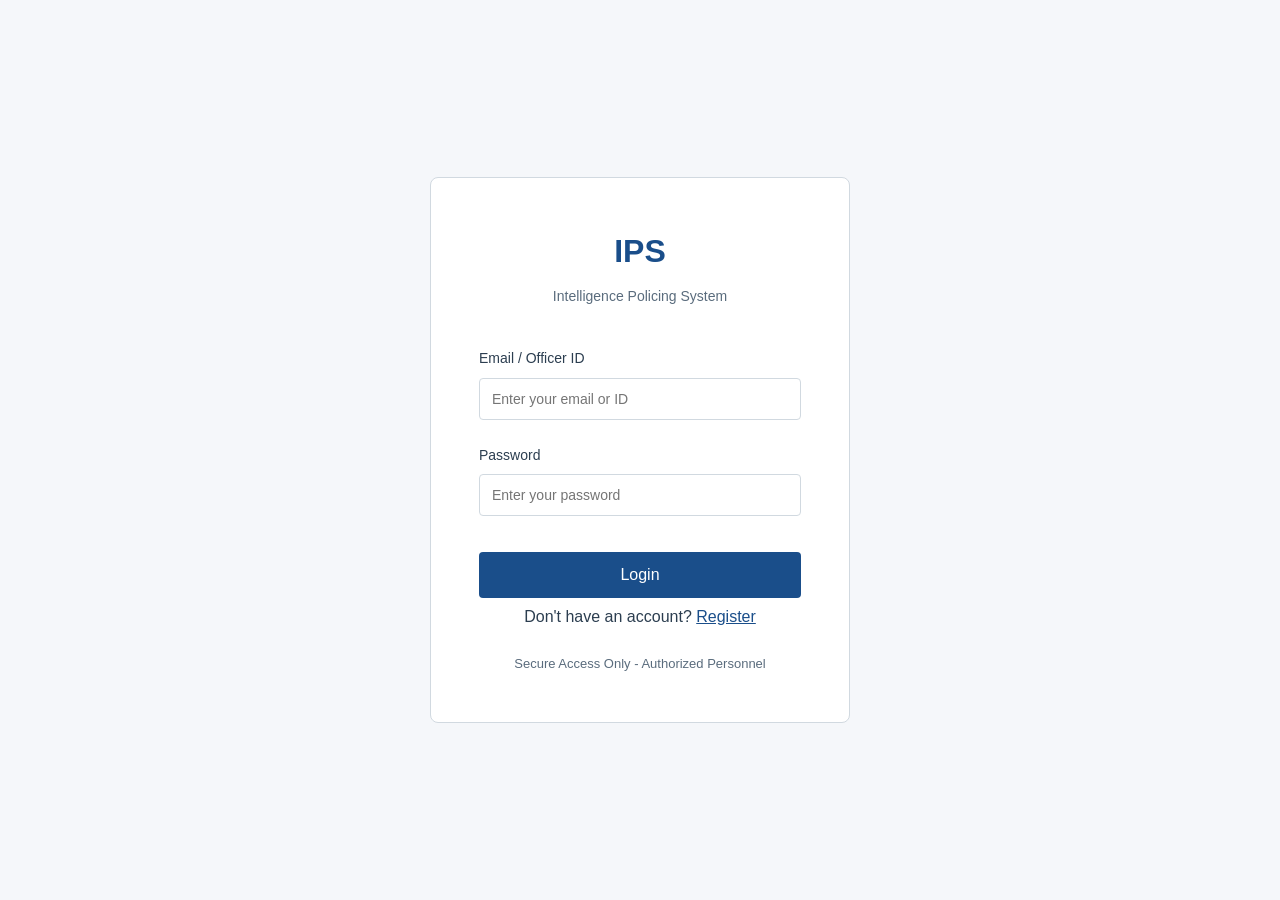
<file: index.html>
<!DOCTYPE html>
<html lang="en">

<head>
    <meta charset="UTF-8">
    <meta name="viewport" content="width=device-width, initial-scale=1.0">
    <title>Intelligence Policing System</title>
    <script>
        window.location.href = 'frontend/Pages/Public-pages/login.html';
    </script>
</head>

<body>
    <p>Redirecting to login...</p>
</body>

</html>
</file>
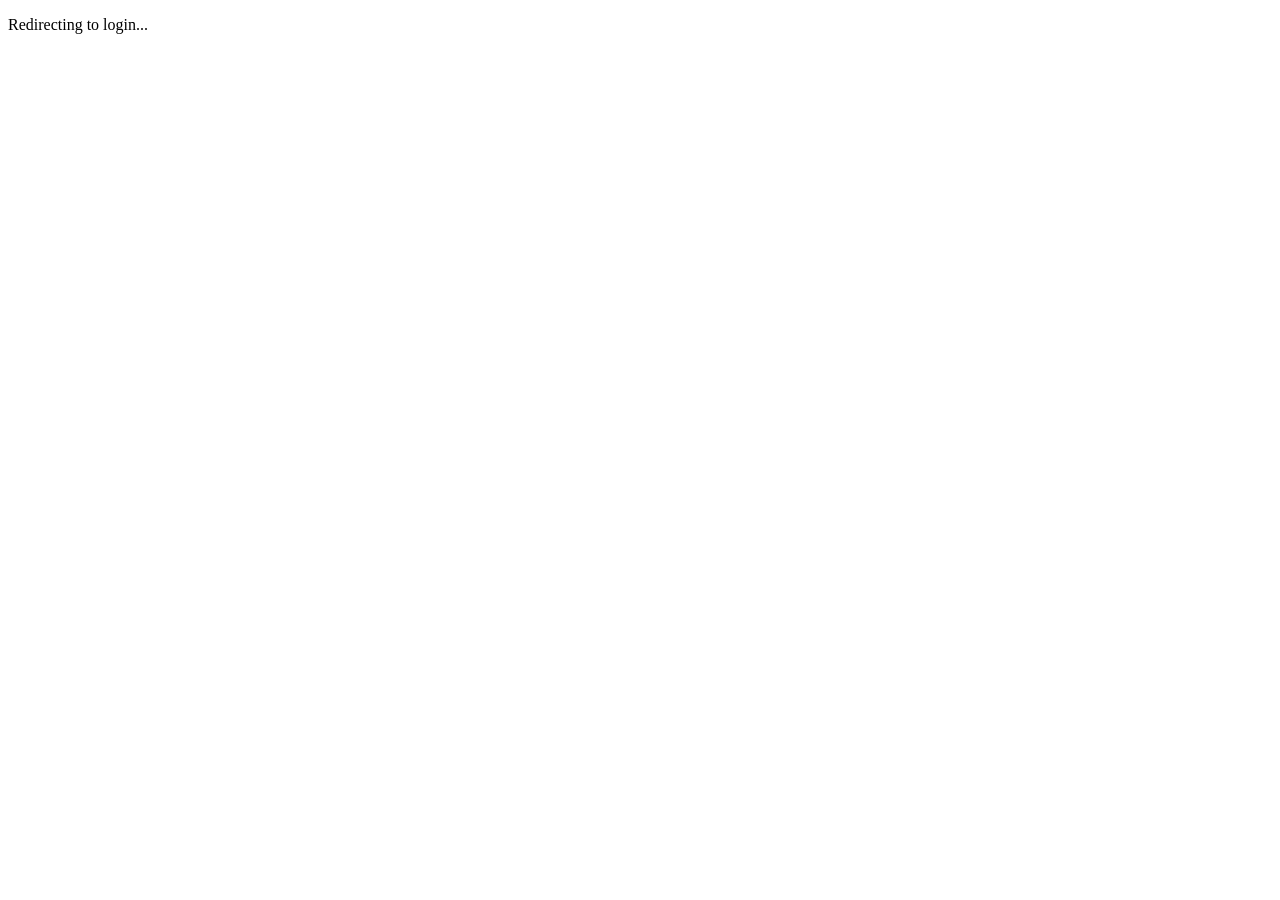
<file: frontend/Pages/Dashboard/index.html>
<!DOCTYPE html>
<html lang="en">

<head>
    <meta charset="UTF-8">
    <meta name="viewport" content="width=device-width, initial-scale=1.0">
    <title>Intelligence Policing System</title>
    <!-- <script>
        window.location.href = 'login.html';
    </script> -->
</head>

<body>
    <p>Redirecting to login...</p>
</body>

</html>
</file>
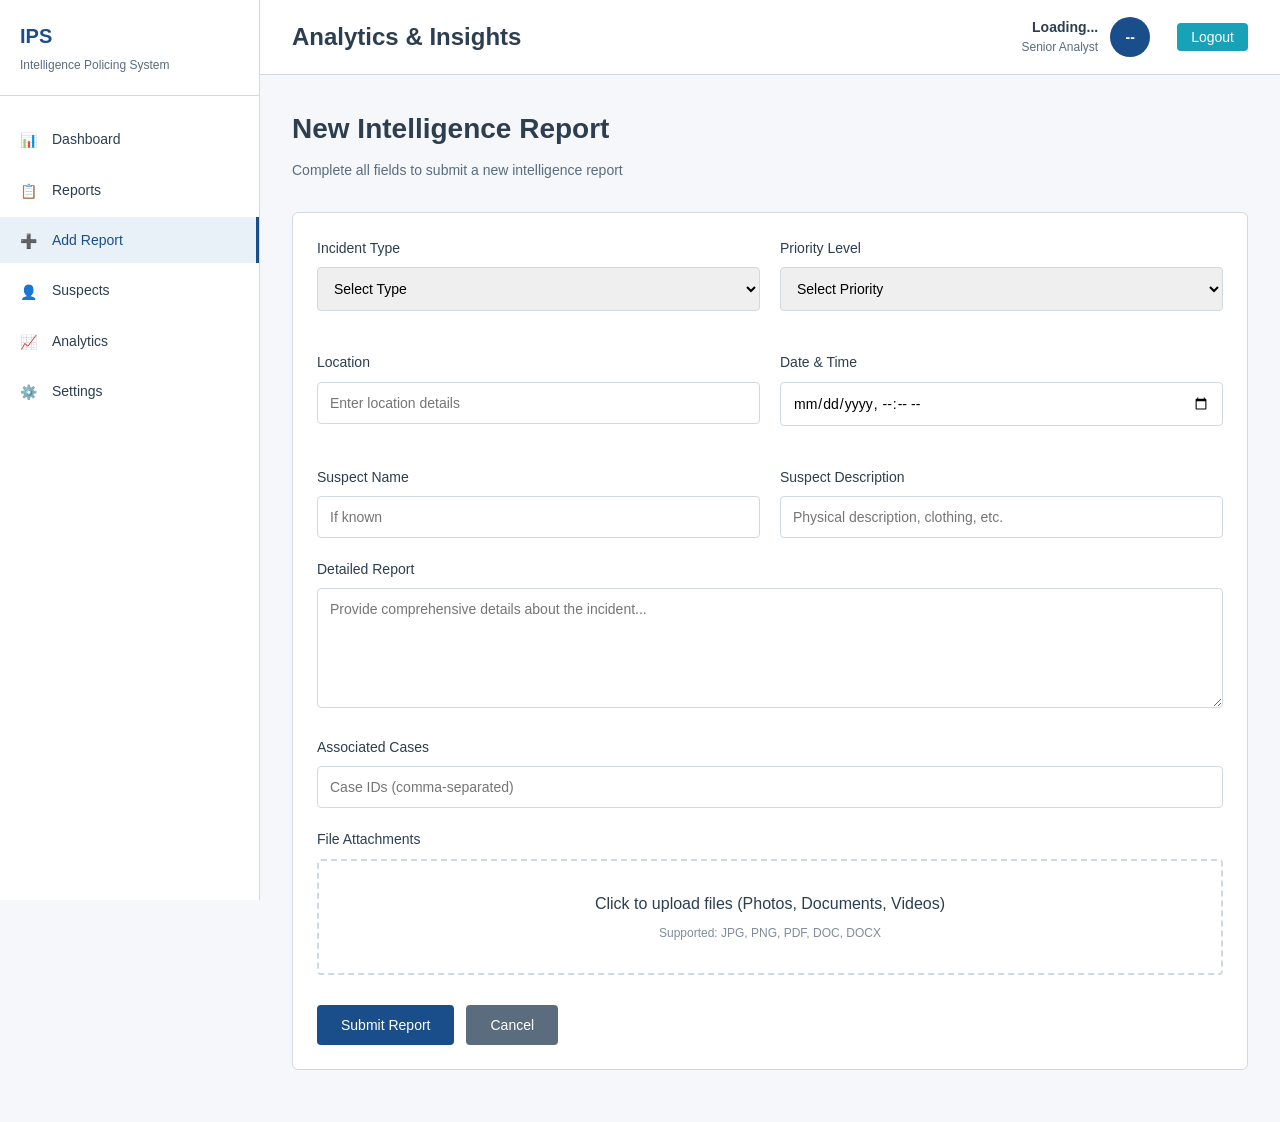
<file: frontend/Pages/Dashboard/add-report.html>
<!DOCTYPE html>
<html lang="en">

<head>
    <meta charset="UTF-8">
    <meta name="viewport" content="width=device-width, initial-scale=1.0">
    <title>Add Report - Intelligence Policing System</title>
    <link rel="stylesheet" href="../../Assets/CSS/styles.css">
    <link rel="stylesheet" href="../../Assets/CSS/layout.css">
</head>

<body>
    <div class="app-layout">
        <aside class="sidebar">
            <div class="sidebar-logo">
                <h2>IPS</h2>
                <p>Intelligence Policing System</p>
            </div>
            <nav>
                <ul class="nav-menu">
                    <li class="nav-item">
                        <a href="dashboard.html" class="nav-link">
                            <span class="nav-icon">📊</span>
                            Dashboard
                        </a>
                    </li>
                    <li class="nav-item">
                        <a href="reports.html" class="nav-link">
                            <span class="nav-icon">📋</span>
                            Reports
                        </a>
                    </li>
                    <li class="nav-item">
                        <a href="add-report.html" class="nav-link active">
                            <span class="nav-icon">➕</span>
                            Add Report
                        </a>
                    </li>
                    <li class="nav-item">
                        <a href="suspects.html" class="nav-link">
                            <span class="nav-icon">👤</span>
                            Suspects
                        </a>
                    </li>
                    <li class="nav-item">
                        <a href="analytics.html" class="nav-link">
                            <span class="nav-icon">📈</span>
                            Analytics
                        </a>
                    </li>
                    <li class="nav-item">
                        <a href="settings.html" class="nav-link">
                            <span class="nav-icon">⚙️</span>
                            Settings
                        </a>
                    </li>
                </ul>
            </nav>
        </aside>

        <main class="main-content">
            <div class="topbar">
                <div class="topbar-title">Analytics & Insights</div>
            
                <div class="topbar-user">
                    <div class="user-info">
                        <div class="user-name" id="userName">Loading...</div>
                        <div class="user-role" id="userRole">Senior Analyst</div>
                    </div>
                    <div class="user-avatar" id="userAvatar">--</div>
                    <button id="logoutBtn" class="logout-btn">Logout</button>
                </div>
            </div>

            <div class="content-area">
                <div class="page-header">
                    <div class="page-title">New Intelligence Report</div>
                    <div class="page-subtitle">Complete all fields to submit a new intelligence report</div>
                </div>

                <div class="card">
                    <form id="reportForm">
                        <div class="grid-2">
                            <div class="form-group">
                                <label class="form-label" for="incidentType">Incident Type</label>
                                <select id="incidentType" class="form-control" required>
                                    <option value="">Select Type</option>
                                    <option value="suspicious-activity">Suspicious Activity</option>
                                    <option value="intelligence-tip">Intelligence Tip</option>
                                    <option value="surveillance">Surveillance Report</option>
                                    <option value="crime-pattern">Crime Pattern</option>
                                    <option value="public-tip">Public Tip</option>
                                    <option value="informant">Informant Information</option>
                                    <option value="threat">Threat Assessment</option>
                                    <option value="other">Other</option>
                                </select>
                            </div>

                            <div class="form-group">
                                <label class="form-label" for="priority">Priority Level</label>
                                <select id="priority" class="form-control" required>
                                    <option value="">Select Priority</option>
                                    <option value="low">Low</option>
                                    <option value="medium">Medium</option>
                                    <option value="high">High</option>
                                    <option value="critical">Critical</option>
                                </select>
                            </div>

                            <div class="form-group">
                                <label class="form-label" for="location">Location</label>
                                <input type="text" id="location" class="form-control"
                                    placeholder="Enter location details" required>
                            </div>

                            <div class="form-group">
                                <label class="form-label" for="datetime">Date & Time</label>
                                <input type="datetime-local" id="datetime" class="form-control" required>
                            </div>

                            <div class="form-group">
                                <label class="form-label" for="suspectName">Suspect Name</label>
                                <input type="text" id="suspectName" class="form-control" placeholder="If known">
                            </div>

                            <div class="form-group">
                                <label class="form-label" for="suspectDescription">Suspect Description</label>
                                <input type="text" id="suspectDescription" class="form-control"
                                    placeholder="Physical description, clothing, etc.">
                            </div>
                        </div>

                        <div class="form-group">
                            <label class="form-label" for="reportDetails">Detailed Report</label>
                            <textarea id="reportDetails" class="form-control"
                                placeholder="Provide comprehensive details about the incident..." required></textarea>
                        </div>

                        <div class="form-group">
                            <label class="form-label" for="associatedCases">Associated Cases</label>
                            <input type="text" id="associatedCases" class="form-control"
                                placeholder="Case IDs (comma-separated)">
                        </div>

                        <div class="form-group">
                            <label class="form-label">File Attachments</label>
                            <div class="file-upload" onclick="document.getElementById('fileInput').click()">
                                <input type="file" id="fileInput" multiple accept="image/*,.pdf,.doc,.docx">
                                <p>Click to upload files (Photos, Documents, Videos)</p>
                                <p style="font-size: 12px; color: var(--text-light); margin-top: 8px;">
                                    Supported: JPG, PNG, PDF, DOC, DOCX
                                </p>
                            </div>
                            <div id="fileList" style="margin-top: 12px; font-size: 13px; color: var(--text-medium);">
                            </div>
                        </div>

                        <div style="display: flex; gap: 12px; margin-top: 30px;">
                            <button type="submit" class="btn btn-primary">Submit Report</button>
                            <button type="button" class="btn btn-secondary"
                                onclick="window.location.href='reports.html'">
                                Cancel
                            </button>
                        </div>
                    </form>
                </div>
            </div>
        </main>
    </div>

    <script src="../../Srcipts/add-report.js"></script>
    <script src="../../Srcipts/auth-user.js"></script>
</body>

</html>
</file>
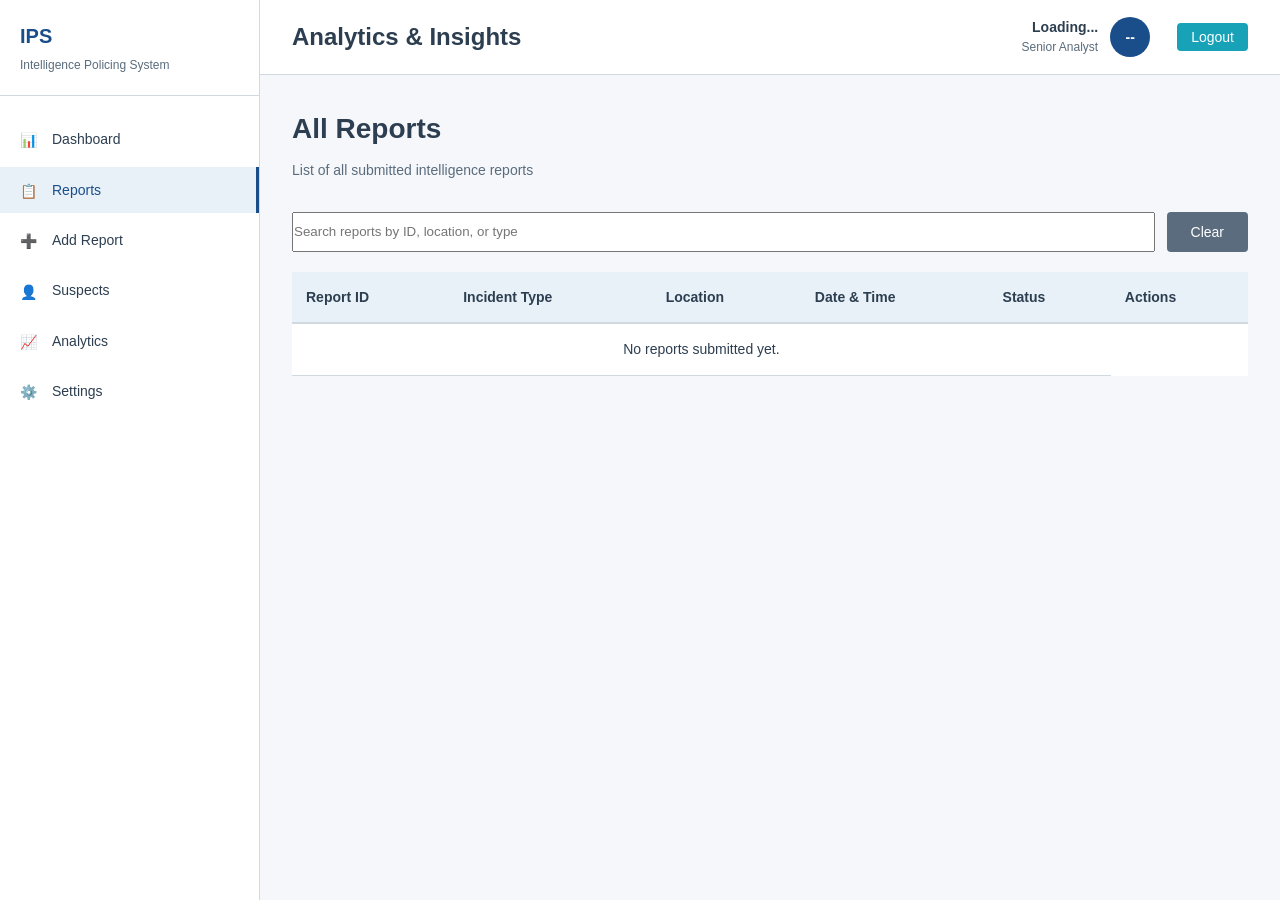
<file: frontend/Pages/Dashboard/report-details.html>
<!DOCTYPE html>
<html lang="en">

<head>
    <meta charset="UTF-8">
    <meta name="viewport" content="width=device-width, initial-scale=1.0">
    <title>Report Details - Intelligence Policing System</title>
    <link rel="stylesheet" href="../../Assets/CSS/styles.css">
    <link rel="stylesheet" href="../../Assets/CSS/layout.css">
</head>

<body>
    <div class="app-layout">
        <aside class="sidebar">
            <div class="sidebar-logo">
                <h2>IPS</h2>
                <p>Intelligence Policing System</p>
            </div>
            <nav>
                <ul class="nav-menu">
                    <li class="nav-item">
                        <a href="dashboard.html" class="nav-link">
                            <span class="nav-icon">📊</span>
                            Dashboard
                        </a>
                    </li>
                    <li class="nav-item">
                        <a href="reports.html" class="nav-link active">
                            <span class="nav-icon">📋</span>
                            Reports
                        </a>
                    </li>
                    <li class="nav-item">
                        <a href="add-report.html" class="nav-link">
                            <span class="nav-icon">➕</span>
                            Add Report
                        </a>
                    </li>
                    <li class="nav-item">
                        <a href="suspects.html" class="nav-link">
                            <span class="nav-icon">👤</span>
                            Suspects
                        </a>
                    </li>
                    <li class="nav-item">
                        <a href="analytics.html" class="nav-link">
                            <span class="nav-icon">📈</span>
                            Analytics
                        </a>
                    </li>
                    <li class="nav-item">
                        <a href="settings.html" class="nav-link">
                            <span class="nav-icon">⚙️</span>
                            Settings
                        </a>
                    </li>
                </ul>
            </nav>
        </aside>

        <main class="main-content">
            <div class="topbar">
                <div class="topbar-title">Analytics & Insights</div>
            
                <div class="topbar-user">
                    <div class="user-info">
                        <div class="user-name" id="userName">Loading...</div>
                        <div class="user-role" id="userRole">Senior Analyst</div>
                    </div>
                    <div class="user-avatar" id="userAvatar">--</div>
                    <button id="logoutBtn" class="logout-btn">Logout</button>
                </div>
            </div>

            <div class="content-area">
                <div style="display: flex; justify-content: space-between; align-items: center; margin-bottom: 30px;">
                    <div>
                        <div class="page-title" id="reportTitle"></div>
                        <div class="page-subtitle" id="reportDate"></div>
                    </div>
                    <div>
                        <button class="btn btn-secondary" onclick="window.location.href='reports.html'">
                            Back to Reports
                        </button>
                    </div>
                </div>

                <!-- Incident Information -->
                <div class="card">
                    <div class="card-header">Incident Information</div>

                    <div class="info-row">
                        <div class="info-label">Report ID</div>
                        <div class="info-value" id="reportID"></div>
                    </div>

                    <div class="info-row">
                        <div class="info-label">Incident Type</div>
                        <div class="info-value" id="incidentType"></div>
                    </div>

                    <div class="info-row">
                        <div class="info-label">Priority Level</div>
                        <div class="info-value" id="priority"></div>
                    </div>

                    <div class="info-row">
                        <div class="info-label">Status</div>
                        <div class="info-value" id="status"></div>
                    </div>

                    <div class="info-row">
                        <div class="info-label">Date & Time</div>
                        <div class="info-value" id="datetime"></div>
                    </div>

                    <div class="info-row">
                        <div class="info-label">Reporting Officer</div>
                        <div class="info-value" id="reportingOfficer"></div>
                    </div>
                </div>

                <!-- Location Details -->
                <div class="card">
                    <div class="card-header">Location Details</div>

                    <div class="info-row">
                        <div class="info-label">Location</div>
                        <div class="info-value" id="location"></div>
                    </div>

                    <div class="info-row">
                        <div class="info-label">Coordinates</div>
                        <div class="info-value" id="coordinates"></div>
                    </div>

                    <div class="info-row">
                        <div class="info-label">Area Type</div>
                        <div class="info-value" id="areaType"></div>
                    </div>
                </div>

                <!-- Suspect Information -->
                <div class="card">
                    <div class="card-header">Suspect Information</div>

                    <div class="info-row">
                        <div class="info-label">Suspect Name</div>
                        <div class="info-value" id="suspectName"></div>
                    </div>

                    <div class="info-row">
                        <div class="info-label">Description</div>
                        <div class="info-value" id="suspectDescription"></div>
                    </div>

                    <div class="info-row">
                        <div class="info-label">Associated Suspects</div>
                        <div class="info-value" id="associatedSuspects"></div>
                    </div>
                </div>

                <!-- Detailed Report -->
                <div class="card">
                    <div class="card-header">Detailed Report</div>
                    <p id="reportDetails" style="line-height: 1.8; color: var(--text-medium);"></p>
                </div>

                <!-- Evidence & Attachments -->
                <div class="card">
                    <div class="card-header">Evidence & Attachments</div>
                    <div class="evidence-preview" id="evidenceAttachments"></div>
                </div>

                <!-- Case Notes & Updates -->
                <div class="card">
                    <div class="card-header">Case Notes & Updates</div>
                    <div id="caseNotes"></div>
                </div>

                <!-- Action Buttons -->
                <div style="display: flex; gap: 12px;">
                    <button class="btn btn-primary">Update Status</button>
                    <button class="btn btn-secondary">Add Note</button>
                    <button class="btn btn-secondary">Export Report</button>
                </div>
            </div>
        </main>
    </div>

    <script src="../../Srcipts/report-details.js"></script>
    <script src="../../Srcipts/auth-user.js"></script>
</body>

</html>
</file>
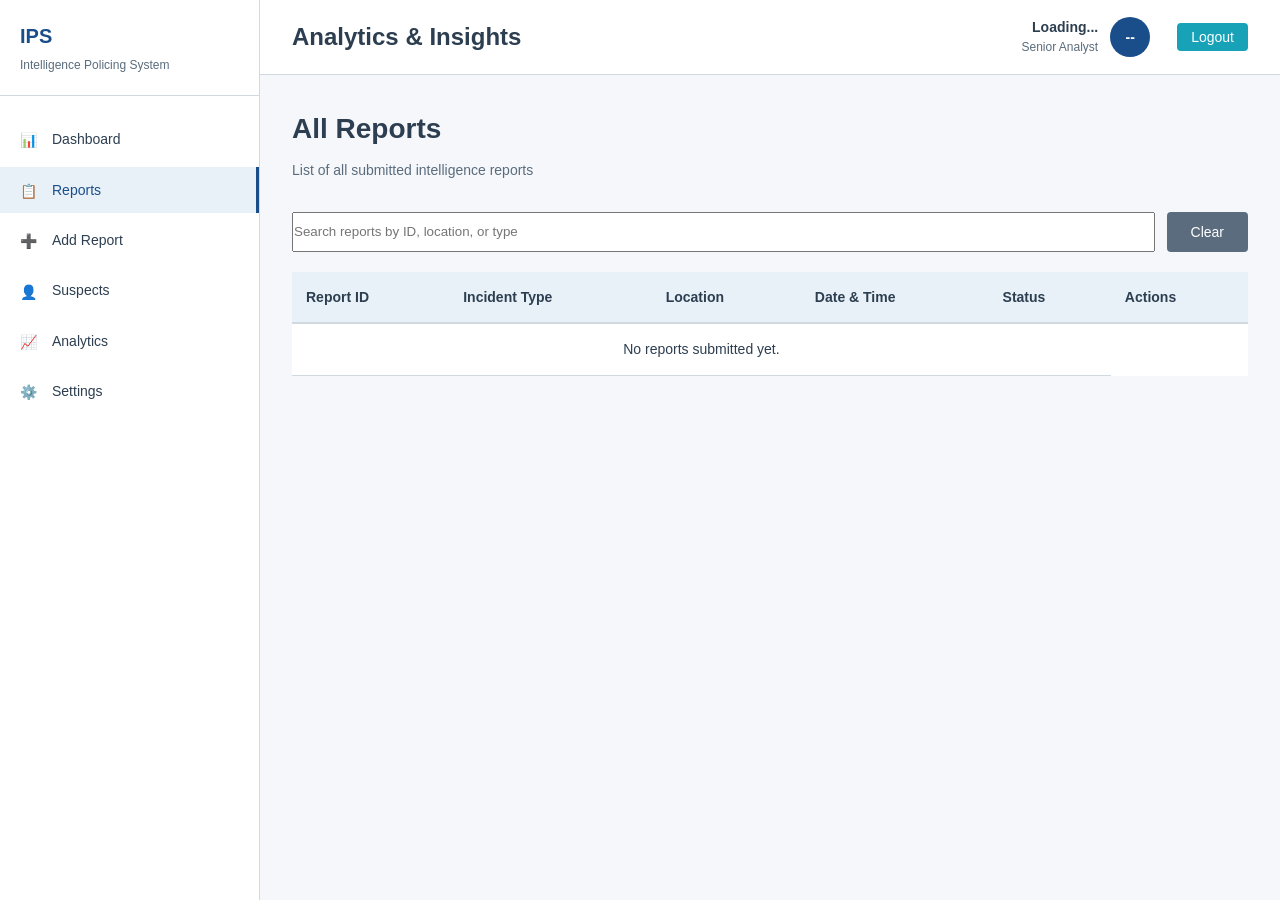
<file: frontend/Pages/Dashboard/reports.html>
<!DOCTYPE html>
<html lang="en">

<head>
    <meta charset="UTF-8">
    <meta name="viewport" content="width=device-width, initial-scale=1.0">
    <title>Reports - Intelligence Policing System</title>
    <link rel="stylesheet" href="../../Assets/CSS/styles.css">
    <link rel="stylesheet" href="../../Assets/CSS/layout.css">
</head>

<body>
    <div class="app-layout">
        <aside class="sidebar">
            <div class="sidebar-logo">
                <h2>IPS</h2>
                <p>Intelligence Policing System</p>
            </div>
            <nav>
                <ul class="nav-menu">
                    <li class="nav-item">
                        <a href="dashboard.html" class="nav-link">
                            <span class="nav-icon">📊</span>
                            Dashboard
                        </a>
                    </li>
                    <li class="nav-item">
                        <a href="reports.html" class="nav-link active">
                            <span class="nav-icon">📋</span>
                            Reports
                        </a>
                    </li>
                    <li class="nav-item">
                        <a href="add-report.html" class="nav-link">
                            <span class="nav-icon">➕</span>
                            Add Report
                        </a>
                    </li>
                    <li class="nav-item">
                        <a href="suspects.html" class="nav-link">
                            <span class="nav-icon">👤</span>
                            Suspects
                        </a>
                    </li>
                    <li class="nav-item">
                        <a href="analytics.html" class="nav-link">
                            <span class="nav-icon">📈</span>
                            Analytics
                        </a>
                    </li>
                    <li class="nav-item">
                        <a href="settings.html" class="nav-link">
                            <span class="nav-icon">⚙️</span>
                            Settings
                        </a>
                    </li>
                </ul>
            </nav>
        </aside>

        <main class="main-content">
            <div class="topbar">
                <div class="topbar-title">Analytics & Insights</div>
            
                <div class="topbar-user">
                    <div class="user-info">
                        <div class="user-name" id="userName">Loading...</div>
                        <div class="user-role" id="userRole">Senior Analyst</div>
                    </div>
                    <div class="user-avatar" id="userAvatar">--</div>
                    <button id="logoutBtn" class="logout-btn">Logout</button>
                </div>
            </div>

            <div class="content-area">
                <div class="page-header">
                    <div class="page-title">All Reports</div>
                    <div class="page-subtitle">List of all submitted intelligence reports</div>
                </div>

                <div class="search-bar">
                    <input type="text" id="searchInput" placeholder="Search reports by ID, location, or type">
                    <button class="btn btn-secondary" onclick="clearFilters()">Clear</button>
                </div>

                <div class="table-container">
                    <table>
                        <thead>
                            <tr>
                                <th>Report ID</th>
                                <th>Incident Type</th>
                                <th>Location</th>
                                <th>Date & Time</th>
                                <th>Status</th>
                                <th>Actions</th>
                            </tr>
                        </thead>
                        <tbody id="reportsTable">
                            <!-- JS will populate reports here -->
                        </tbody>
                    </table>
                </div>
            </div>
        </main>
    </div>

    <script src="../../Srcipts/reports.js"></script>
    <script src="../../Srcipts/auth-user.js"></script>
</body>

</html>
</file>
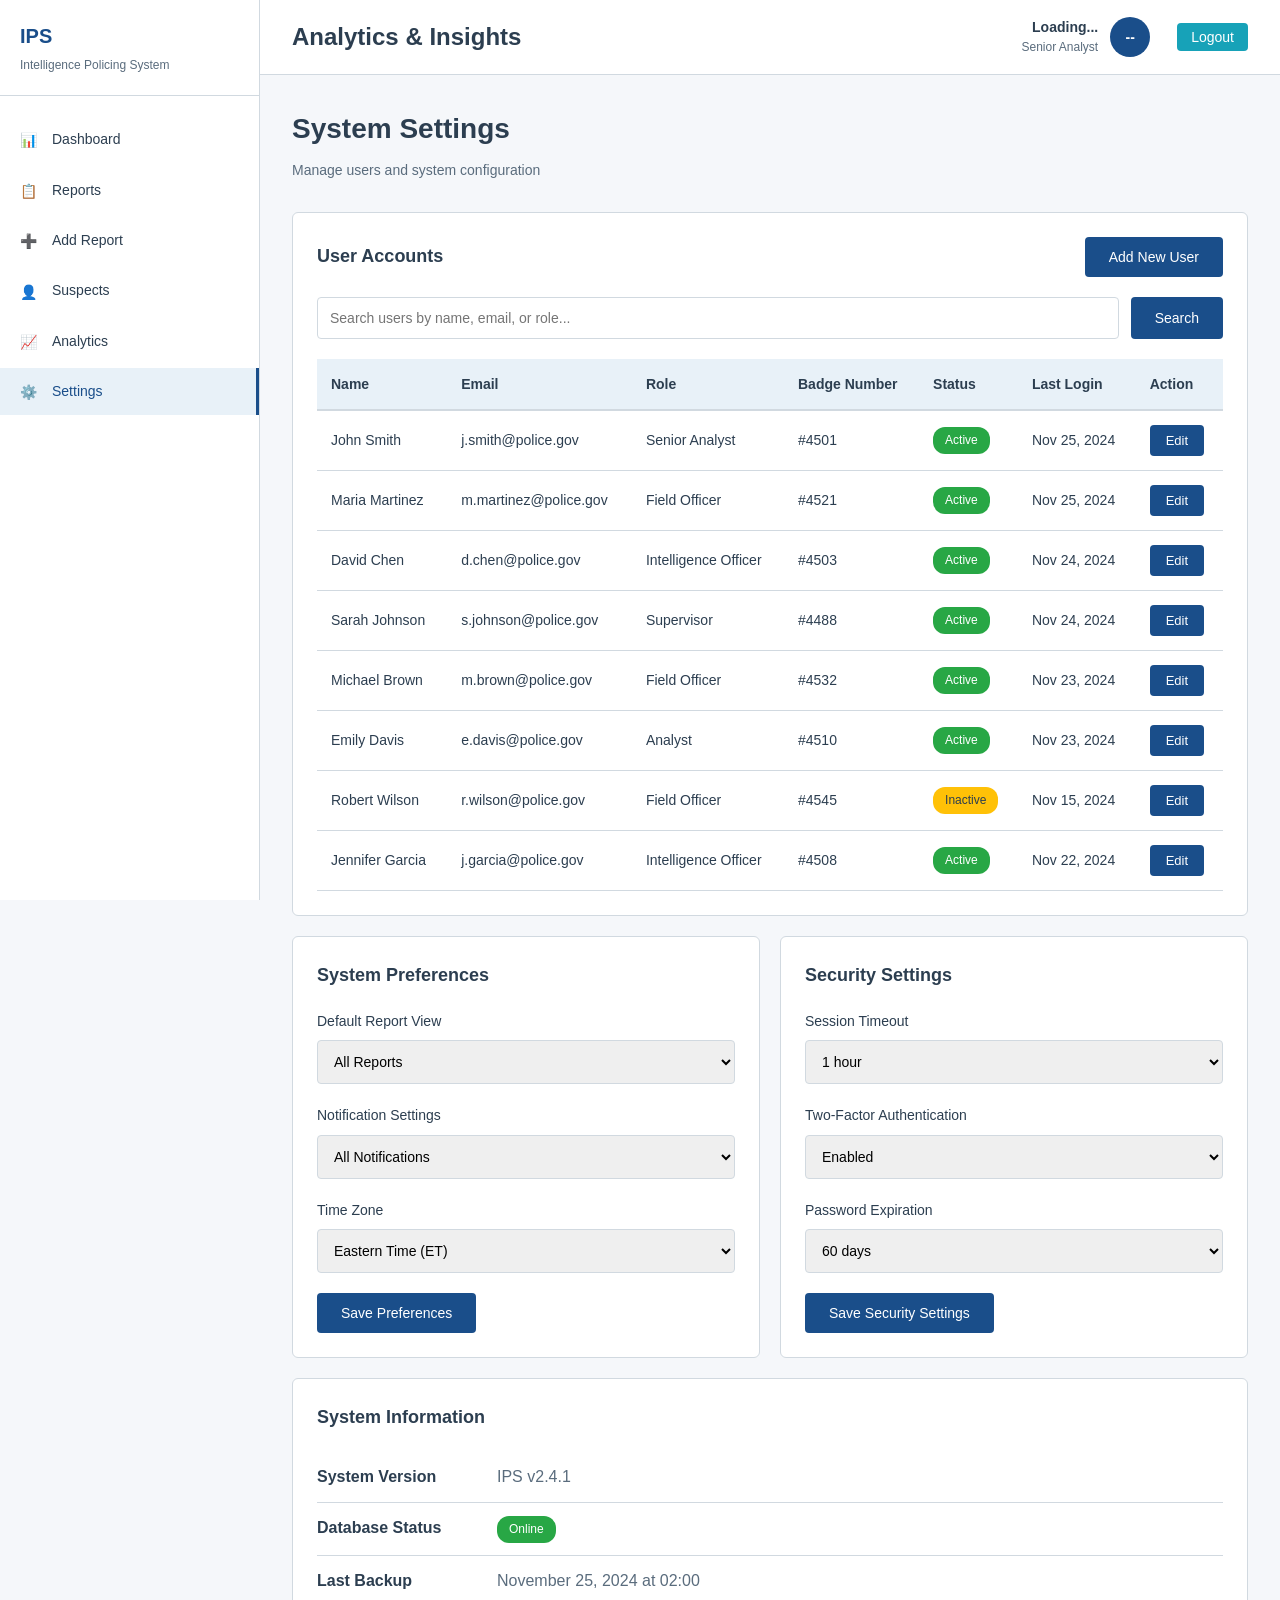
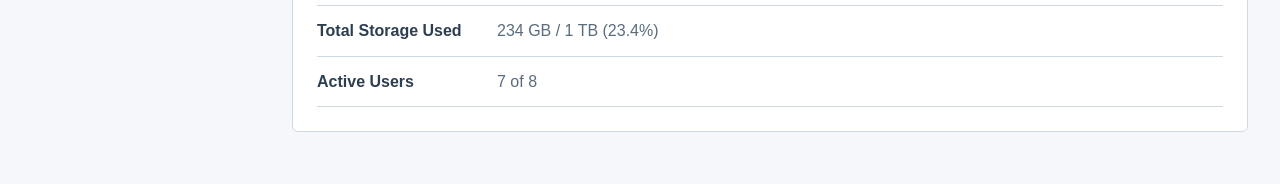
<file: frontend/Pages/Dashboard/settings.html>
<!DOCTYPE html>
<html lang="en">

<head>
    <meta charset="UTF-8">
    <meta name="viewport" content="width=device-width, initial-scale=1.0">
    <title>Settings - Intelligence Policing System</title>
    <link rel="stylesheet" href="../../Assets/CSS/styles.css">
    <link rel="stylesheet" href="../../Assets/CSS/layout.css">
</head>

<body>
    <div class="app-layout">
        <aside class="sidebar">
            <div class="sidebar-logo">
                <h2>IPS</h2>
                <p>Intelligence Policing System</p>
            </div>
            <nav>
                <ul class="nav-menu">
                    <li class="nav-item">
                        <a href="dashboard.html" class="nav-link">
                            <span class="nav-icon">📊</span>
                            Dashboard
                        </a>
                    </li>
                    <li class="nav-item">
                        <a href="reports.html" class="nav-link">
                            <span class="nav-icon">📋</span>
                            Reports
                        </a>
                    </li>
                    <li class="nav-item">
                        <a href="add-report.html" class="nav-link">
                            <span class="nav-icon">➕</span>
                            Add Report
                        </a>
                    </li>
                    <li class="nav-item">
                        <a href="suspects.html" class="nav-link">
                            <span class="nav-icon">👤</span>
                            Suspects
                        </a>
                    </li>
                    <li class="nav-item">
                        <a href="analytics.html" class="nav-link">
                            <span class="nav-icon">📈</span>
                            Analytics
                        </a>
                    </li>
                    <li class="nav-item">
                        <a href="settings.html" class="nav-link active">
                            <span class="nav-icon">⚙️</span>
                            Settings
                        </a>
                    </li>
                </ul>
            </nav>
        </aside>

        <main class="main-content">
            <div class="topbar">
                <div class="topbar-title">Analytics & Insights</div>
            
                <div class="topbar-user">
                    <div class="user-info">
                        <div class="user-name" id="userName">Loading...</div>
                        <div class="user-role" id="userRole">Senior Analyst</div>
                    </div>
                    <div class="user-avatar" id="userAvatar">--</div>
                    <button id="logoutBtn" class="logout-btn">Logout</button>
                </div>
            </div>
            <div class="content-area">
                <div class="page-header">
                    <div class="page-title">System Settings</div>
                    <div class="page-subtitle">Manage users and system configuration</div>
                </div>

                <div class="card">
                    <div
                        style="display: flex; justify-content: space-between; align-items: center; margin-bottom: 20px;">
                        <div class="card-header" style="margin: 0;">User Accounts</div>
                        <button class="btn btn-primary" onclick="showAddUserModal()">Add New User</button>
                    </div>

                    <div class="search-bar" style="margin-bottom: 20px;">
                        <input type="text" class="form-control" placeholder="Search users by name, email, or role...">
                        <button class="btn btn-primary">Search</button>
                    </div>

                    <div class="table-container">
                        <table>
                            <thead>
                                <tr>
                                    <th>Name</th>
                                    <th>Email</th>
                                    <th>Role</th>
                                    <th>Badge Number</th>
                                    <th>Status</th>
                                    <th>Last Login</th>
                                    <th>Action</th>
                                </tr>
                            </thead>
                            <tbody>
                                <tr>
                                    <td>John Smith</td>
                                    <td>j.smith@police.gov</td>
                                    <td>Senior Analyst</td>
                                    <td>#4501</td>
                                    <td><span class="badge badge-success">Active</span></td>
                                    <td>Nov 25, 2024</td>
                                    <td><button class="btn btn-primary btn-sm" onclick="editUser(1)">Edit</button></td>
                                </tr>
                                <tr>
                                    <td>Maria Martinez</td>
                                    <td>m.martinez@police.gov</td>
                                    <td>Field Officer</td>
                                    <td>#4521</td>
                                    <td><span class="badge badge-success">Active</span></td>
                                    <td>Nov 25, 2024</td>
                                    <td><button class="btn btn-primary btn-sm" onclick="editUser(2)">Edit</button></td>
                                </tr>
                                <tr>
                                    <td>David Chen</td>
                                    <td>d.chen@police.gov</td>
                                    <td>Intelligence Officer</td>
                                    <td>#4503</td>
                                    <td><span class="badge badge-success">Active</span></td>
                                    <td>Nov 24, 2024</td>
                                    <td><button class="btn btn-primary btn-sm" onclick="editUser(3)">Edit</button></td>
                                </tr>
                                <tr>
                                    <td>Sarah Johnson</td>
                                    <td>s.johnson@police.gov</td>
                                    <td>Supervisor</td>
                                    <td>#4488</td>
                                    <td><span class="badge badge-success">Active</span></td>
                                    <td>Nov 24, 2024</td>
                                    <td><button class="btn btn-primary btn-sm" onclick="editUser(4)">Edit</button></td>
                                </tr>
                                <tr>
                                    <td>Michael Brown</td>
                                    <td>m.brown@police.gov</td>
                                    <td>Field Officer</td>
                                    <td>#4532</td>
                                    <td><span class="badge badge-success">Active</span></td>
                                    <td>Nov 23, 2024</td>
                                    <td><button class="btn btn-primary btn-sm" onclick="editUser(5)">Edit</button></td>
                                </tr>
                                <tr>
                                    <td>Emily Davis</td>
                                    <td>e.davis@police.gov</td>
                                    <td>Analyst</td>
                                    <td>#4510</td>
                                    <td><span class="badge badge-success">Active</span></td>
                                    <td>Nov 23, 2024</td>
                                    <td><button class="btn btn-primary btn-sm" onclick="editUser(6)">Edit</button></td>
                                </tr>
                                <tr>
                                    <td>Robert Wilson</td>
                                    <td>r.wilson@police.gov</td>
                                    <td>Field Officer</td>
                                    <td>#4545</td>
                                    <td><span class="badge badge-warning">Inactive</span></td>
                                    <td>Nov 15, 2024</td>
                                    <td><button class="btn btn-primary btn-sm" onclick="editUser(7)">Edit</button></td>
                                </tr>
                                <tr>
                                    <td>Jennifer Garcia</td>
                                    <td>j.garcia@police.gov</td>
                                    <td>Intelligence Officer</td>
                                    <td>#4508</td>
                                    <td><span class="badge badge-success">Active</span></td>
                                    <td>Nov 22, 2024</td>
                                    <td><button class="btn btn-primary btn-sm" onclick="editUser(8)">Edit</button></td>
                                </tr>
                            </tbody>
                        </table>
                    </div>
                </div>

                <div class="grid-2">
                    <div class="card">
                        <div class="card-header">System Preferences</div>

                        <div class="form-group">
                            <label class="form-label">Default Report View</label>
                            <select class="form-control">
                                <option>All Reports</option>
                                <option>My Reports Only</option>
                                <option>Team Reports</option>
                            </select>
                        </div>

                        <div class="form-group">
                            <label class="form-label">Notification Settings</label>
                            <select class="form-control">
                                <option>All Notifications</option>
                                <option>High Priority Only</option>
                                <option>None</option>
                            </select>
                        </div>

                        <div class="form-group">
                            <label class="form-label">Time Zone</label>
                            <select class="form-control">
                                <option>Eastern Time (ET)</option>
                                <option>Central Time (CT)</option>
                                <option>Mountain Time (MT)</option>
                                <option>Pacific Time (PT)</option>
                            </select>
                        </div>

                        <button class="btn btn-primary">Save Preferences</button>
                    </div>

                    <div class="card">
                        <div class="card-header">Security Settings</div>

                        <div class="form-group">
                            <label class="form-label">Session Timeout</label>
                            <select class="form-control">
                                <option>15 minutes</option>
                                <option>30 minutes</option>
                                <option selected>1 hour</option>
                                <option>2 hours</option>
                            </select>
                        </div>

                        <div class="form-group">
                            <label class="form-label">Two-Factor Authentication</label>
                            <select class="form-control">
                                <option>Enabled</option>
                                <option>Disabled</option>
                            </select>
                        </div>

                        <div class="form-group">
                            <label class="form-label">Password Expiration</label>
                            <select class="form-control">
                                <option>30 days</option>
                                <option selected>60 days</option>
                                <option>90 days</option>
                                <option>Never</option>
                            </select>
                        </div>

                        <button class="btn btn-primary">Save Security Settings</button>
                    </div>
                </div>

                <div class="card">
                    <div class="card-header">System Information</div>

                    <div class="info-row">
                        <div class="info-label">System Version</div>
                        <div class="info-value">IPS v2.4.1</div>
                    </div>

                    <div class="info-row">
                        <div class="info-label">Database Status</div>
                        <div class="info-value"><span class="badge badge-success">Online</span></div>
                    </div>

                    <div class="info-row">
                        <div class="info-label">Last Backup</div>
                        <div class="info-value">November 25, 2024 at 02:00</div>
                    </div>

                    <div class="info-row">
                        <div class="info-label">Total Storage Used</div>
                        <div class="info-value">234 GB / 1 TB (23.4%)</div>
                    </div>

                    <div class="info-row">
                        <div class="info-label">Active Users</div>
                        <div class="info-value">7 of 8</div>
                    </div>
                </div>
            </div>
        </main>
    </div>

    <script src="../../Srcipts/settings.js"></script>
    <script src="../../Srcipts/auth-user.js"></script>
</body>

</html>
</file>
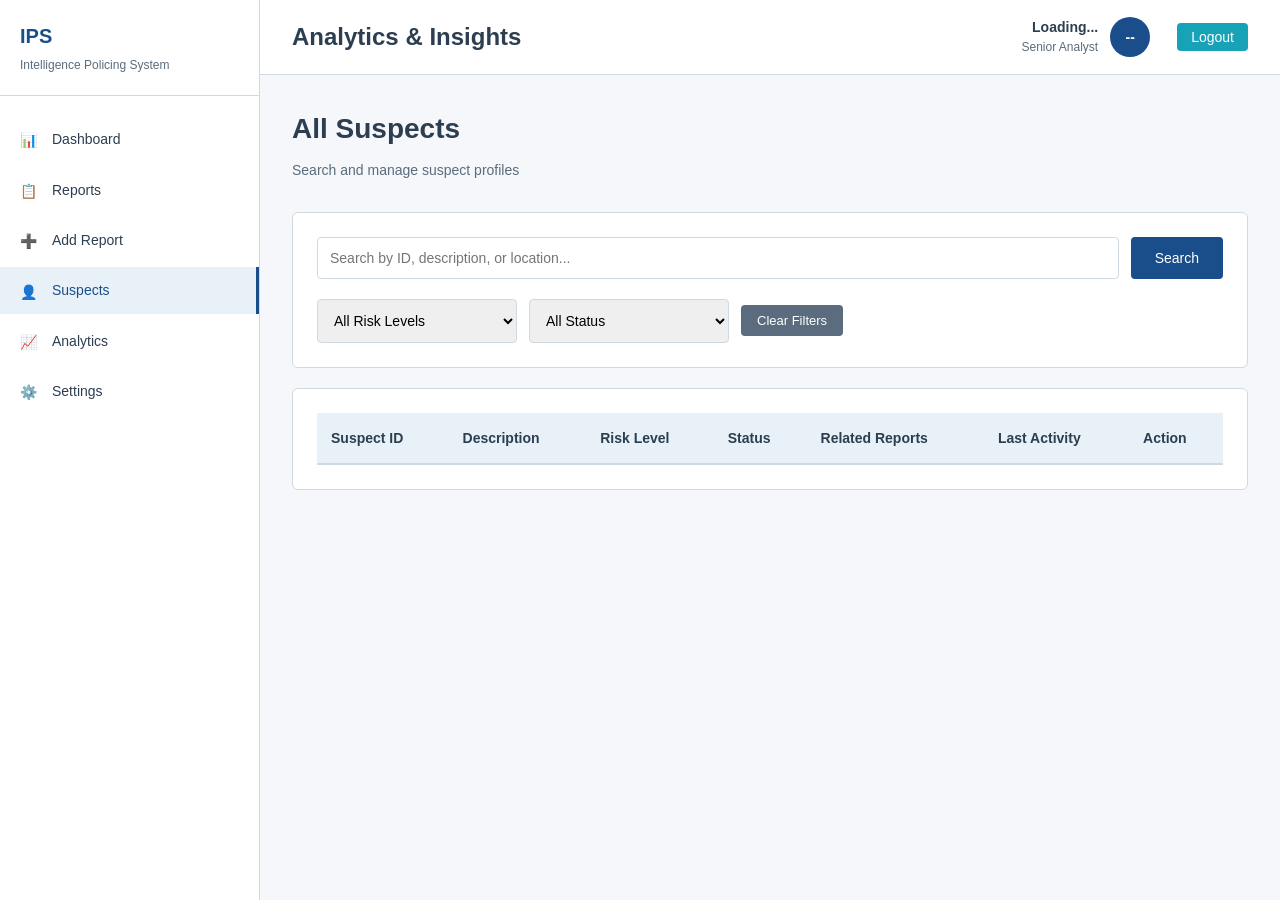
<file: frontend/Pages/Dashboard/suspect-profile.html>
<!DOCTYPE html>
<html lang="en">

<head>
    <meta charset="UTF-8">
    <meta name="viewport" content="width=device-width, initial-scale=1.0">
    <title>Suspect Profile - Intelligence Policing System</title>
    <link rel="stylesheet" href="../../Assets/CSS/styles.css">
    <link rel="stylesheet" href="../../Assets/CSS/layout.css">
</head>

<body>
    <div class="app-layout">
        <aside class="sidebar">
            <div class="sidebar-logo">
                <h2>IPS</h2>
                <p>Intelligence Policing System</p>
            </div>
            <nav>
                <ul class="nav-menu">
                    <li class="nav-item">
                        <a href="dashboard.html" class="nav-link">
                            <span class="nav-icon">📊</span>
                            Dashboard
                        </a>
                    </li>
                    <li class="nav-item">
                        <a href="reports.html" class="nav-link">
                            <span class="nav-icon">📋</span>
                            Reports
                        </a>
                    </li>
                    <li class="nav-item">
                        <a href="add-report.html" class="nav-link">
                            <span class="nav-icon">➕</span>
                            Add Report
                        </a>
                    </li>
                    <li class="nav-item">
                        <a href="suspects.html" class="nav-link active">
                            <span class="nav-icon">👤</span>
                            Suspects
                        </a>
                    </li>
                    <li class="nav-item">
                        <a href="analytics.html" class="nav-link">
                            <span class="nav-icon">📈</span>
                            Analytics
                        </a>
                    </li>
                    <li class="nav-item">
                        <a href="settings.html" class="nav-link">
                            <span class="nav-icon">⚙️</span>
                            Settings
                        </a>
                    </li>
                </ul>
            </nav>
        </aside>

        <main class="main-content">
            <div class="topbar">
                <div class="topbar-title">Analytics & Insights</div>
            
                <div class="topbar-user">
                    <div class="user-info">
                        <div class="user-name" id="userName">Loading...</div>
                        <div class="user-role" id="userRole">Senior Analyst</div>
                    </div>
                    <div class="user-avatar" id="userAvatar">--</div>
                    <button id="logoutBtn" class="logout-btn">Logout</button>
                </div>
            </div>

            <div class="content-area">
                <!-- Header -->
                <div style="display: flex; justify-content: space-between; align-items: center; margin-bottom: 30px;">
                    <div>
                        <div class="page-title" data-field="page-title">Suspect #ID</div>
                        <div class="page-subtitle" data-field="page-subtitle">Last updated: DATE</div>
                    </div>
                    <div>
                        <button class="btn btn-secondary" onclick="window.location.href='suspects.html'">
                            Back to Suspects
                        </button>
                    </div>
                </div>

                <!-- Basic Info & Physical Description -->
                <div class="grid-2">
                    <div>
                        <div class="card">
                            <div class="profile-photo" data-field="photo">No Photo Available</div>

                            <div class="info-row">
                                <div class="info-label">Suspect ID</div>
                                <div class="info-value" data-field="id"></div>
                            </div>

                            <div class="info-row">
                                <div class="info-label">Status</div>
                                <div class="info-value" data-field="status"><span class="badge"></span></div>
                            </div>

                            <div class="info-row">
                                <div class="info-label">Risk Level</div>
                                <div class="info-value" data-field="riskLevel"><span class="badge"></span></div>
                            </div>

                            <div class="info-row">
                                <div class="info-label">First Recorded</div>
                                <div class="info-value" data-field="firstRecorded"></div>
                            </div>

                            <div class="info-row">
                                <div class="info-label">Last Activity</div>
                                <div class="info-value" data-field="lastActivity"></div>
                            </div>
                        </div>
                    </div>

                    <div>
                        <div class="card">
                            <div class="card-header">Physical Description</div>

                            <div class="info-row">
                                <div class="info-label">Gender</div>
                                <div class="info-value" data-field="gender"></div>
                            </div>

                            <div class="info-row">
                                <div class="info-label">Age Range</div>
                                <div class="info-value" data-field="ageRange"></div>
                            </div>

                            <div class="info-row">
                                <div class="info-label">Height</div>
                                <div class="info-value" data-field="height"></div>
                            </div>

                            <div class="info-row">
                                <div class="info-label">Build</div>
                                <div class="info-value" data-field="build"></div>
                            </div>

                            <div class="info-row">
                                <div class="info-label">Hair</div>
                                <div class="info-value" data-field="hair"></div>
                            </div>

                            <div class="info-row">
                                <div class="info-label">Distinguishing Marks</div>
                                <div class="info-value" data-field="marks"></div>
                            </div>
                        </div>
                    </div>
                </div>

                <!-- Detailed Description -->
                <div class="card">
                    <div class="card-header">Detailed Description</div>
                    <p style="line-height: 1.8; color: var(--text-medium);" data-field="description"></p>
                </div>

                <!-- Known Associates -->
                <div class="card">
                    <div class="card-header">Known Associates</div>
                    <div class="table-container">
                        <table>
                            <thead>
                                <tr>
                                    <th>Suspect ID</th>
                                    <th>Name/Alias</th>
                                    <th>Relationship</th>
                                    <th>Last Contact</th>
                                    <th>Action</th>
                                </tr>
                            </thead>
                            <tbody data-field="associates"></tbody>
                        </table>
                    </div>
                </div>

                <!-- Related Reports -->
                <div class="card">
                    <div class="card-header">Related Reports</div>
                    <div class="table-container">
                        <table>
                            <thead>
                                <tr>
                                    <th>Report ID</th>
                                    <th>Type</th>
                                    <th>Location</th>
                                    <th>Date</th>
                                    <th>Status</th>
                                    <th>Action</th>
                                </tr>
                            </thead>
                            <tbody data-field="reports"></tbody>
                        </table>
                    </div>
                </div>

                <!-- Investigation Notes -->
                <div class="card">
                    <div class="card-header">Investigation Notes</div>
                    <div data-field="notes"></div>
                </div>

                <!-- Actions -->
                <div style="display: flex; gap: 12px;">
                    <button id="updateProfileBtn" class="btn btn-primary">Update Profile</button>
                    <button id="addNoteBtn" class="btn btn-secondary">Add Note</button>
                    <button id="exportProfileBtn" class="btn btn-secondary">Export Profile</button>
                </div>
            </div>
        </main>
    </div>

    <script src="../../Srcipts/suspect-profile.js"></script>
    <script src="../../Srcipts/auth-user.js"></script>
</body>

</html>
</file>
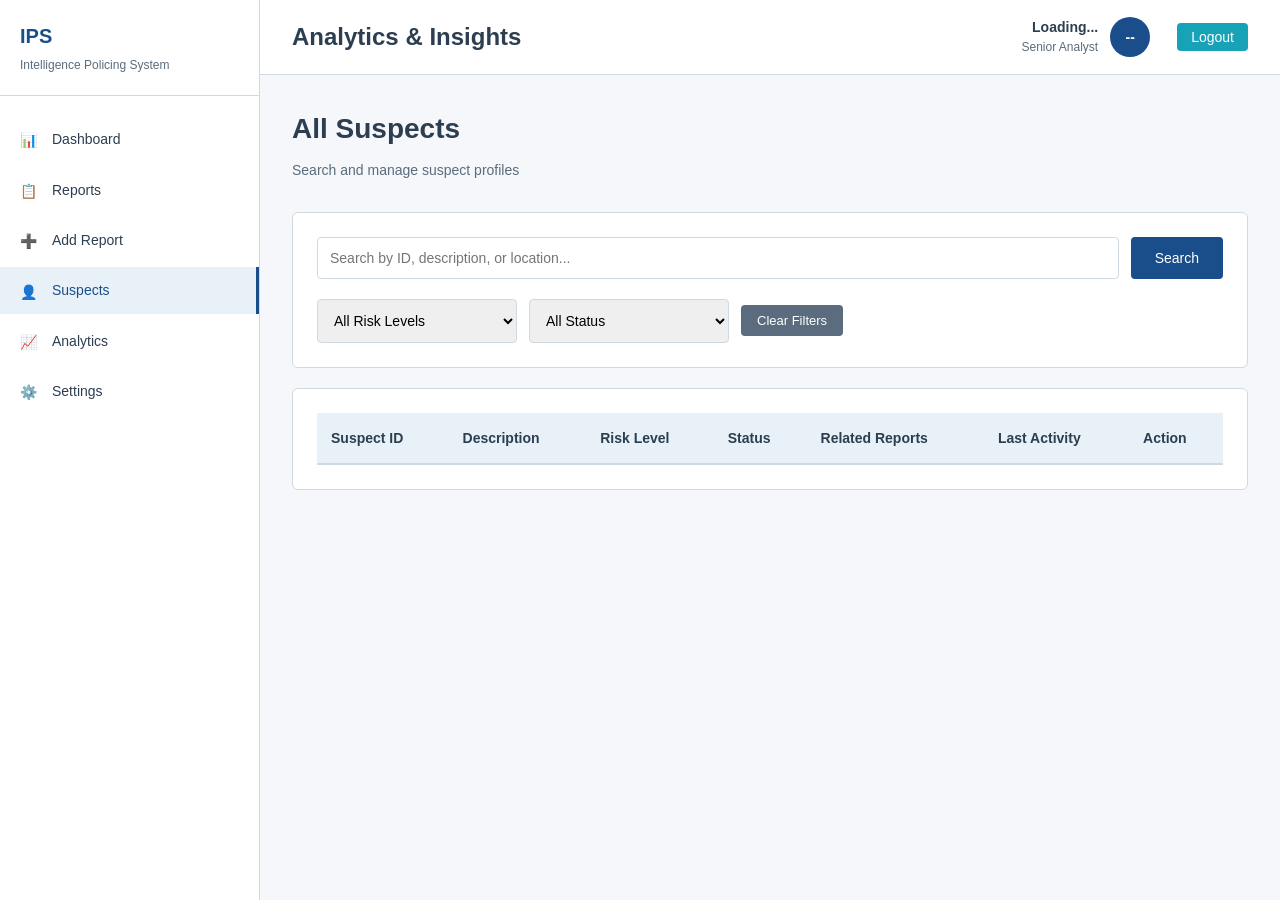
<file: frontend/Pages/Dashboard/suspects.html>
<!DOCTYPE html>
<html lang="en">

<head>
    <meta charset="UTF-8">
    <meta name="viewport" content="width=device-width, initial-scale=1.0">
    <title>Suspects - Intelligence Policing System</title>
    <link rel="stylesheet" href="../../Assets/CSS/styles.css">
    <link rel="stylesheet" href="../../Assets/CSS/layout.css">
</head>

<body>
    <div class="app-layout">
        <aside class="sidebar">
            <div class="sidebar-logo">
                <h2>IPS</h2>
                <p>Intelligence Policing System</p>
            </div>
            <nav>
                <ul class="nav-menu">
                    <li class="nav-item">
                        <a href="dashboard.html" class="nav-link">
                            <span class="nav-icon">📊</span>
                            Dashboard
                        </a>
                    </li>
                    <li class="nav-item">
                        <a href="reports.html" class="nav-link">
                            <span class="nav-icon">📋</span>
                            Reports
                        </a>
                    </li>
                    <li class="nav-item">
                        <a href="add-report.html" class="nav-link">
                            <span class="nav-icon">➕</span>
                            Add Report
                        </a>
                    </li>
                    <li class="nav-item">
                        <a href="suspects.html" class="nav-link active">
                            <span class="nav-icon">👤</span>
                            Suspects
                        </a>
                    </li>
                    <li class="nav-item">
                        <a href="analytics.html" class="nav-link">
                            <span class="nav-icon">📈</span>
                            Analytics
                        </a>
                    </li>
                    <li class="nav-item">
                        <a href="settings.html" class="nav-link">
                            <span class="nav-icon">⚙️</span>
                            Settings
                        </a>
                    </li>
                </ul>
            </nav>
        </aside>

        <main class="main-content">
            <div class="topbar">
                <div class="topbar-title">Analytics & Insights</div>
            
                <div class="topbar-user">
                    <div class="user-info">
                        <div class="user-name" id="userName">Loading...</div>
                        <div class="user-role" id="userRole">Senior Analyst</div>
                    </div>
                    <div class="user-avatar" id="userAvatar">--</div>
                    <button id="logoutBtn" class="logout-btn">Logout</button>
                </div>
            </div>

            <div class="content-area">
                <div class="page-header">
                    <div class="page-title">All Suspects</div>
                    <div class="page-subtitle">Search and manage suspect profiles</div>
                </div>

                <div class="card">
                    <div class="search-bar">
                        <input type="text" id="searchInput" class="form-control"
                            placeholder="Search by ID, description, or location...">
                        <button class="btn btn-primary">Search</button>
                    </div>

                    <div class="filter-group">
                        <select class="form-control" style="width: 200px;">
                            <option value="">All Risk Levels</option>
                            <option value="low">Low</option>
                            <option value="medium">Medium</option>
                            <option value="high">High</option>
                            <option value="critical">Critical</option>
                        </select>

                        <select class="form-control" style="width: 200px;">
                            <option value="">All Status</option>
                            <option value="active">Active</option>
                            <option value="investigation">Under Investigation</option>
                            <option value="monitoring">Monitoring</option>
                            <option value="closed">Closed</option>
                        </select>

                        <button class="btn btn-secondary btn-sm">Clear Filters</button>
                    </div>
                </div>

                <div class="card">
                    <div class="table-container">
                        <table>
                            <thead>
                                <tr>
                                    <th>Suspect ID</th>
                                    <th>Description</th>
                                    <th>Risk Level</th>
                                    <th>Status</th>
                                    <th>Related Reports</th>
                                    <th>Last Activity</th>
                                    <th>Action</th>
                                </tr>
                            </thead>
                            <tbody>
                                <tr>
                                    <td>#342</td>
                                    <td>Male, 30-35, Dark jacket</td>
                                    <td><span class="badge badge-danger">High</span></td>
                                    <td><span class="badge badge-warning">Investigation</span></td>
                                    <td>4</td>
                                    <td>Nov 25, 2024</td>
                                    <td><a href="suspect-profile.html?id=342" class="btn btn-primary btn-sm">View</a>
                                    </td>
                                </tr>
                                <tr>
                                    <td>#315</td>
                                    <td>Female, 25-30, Red vehicle</td>
                                    <td><span class="badge badge-warning">Medium</span></td>
                                    <td><span class="badge badge-info">Monitoring</span></td>
                                    <td>2</td>
                                    <td>Nov 23, 2024</td>
                                    <td><a href="suspect-profile.html?id=315" class="btn btn-primary btn-sm">View</a>
                                    </td>
                                </tr>
                                <tr>
                                    <td>#289</td>
                                    <td>Male, 35-40, Known associate</td>
                                    <td><span class="badge badge-danger">High</span></td>
                                    <td><span class="badge badge-warning">Investigation</span></td>
                                    <td>6</td>
                                    <td>Nov 20, 2024</td>
                                    <td><a href="suspect-profile.html?id=289" class="btn btn-primary btn-sm">View</a>
                                    </td>
                                </tr>
                                <tr>
                                    <td>#267</td>
                                    <td>Male, 28-32, Tattoos on arms</td>
                                    <td><span class="badge badge-warning">Medium</span></td>
                                    <td><span class="badge badge-info">Monitoring</span></td>
                                    <td>3</td>
                                    <td>Nov 18, 2024</td>
                                    <td><a href="suspect-profile.html?id=267" class="btn btn-primary btn-sm">View</a>
                                    </td>
                                </tr>
                                <tr>
                                    <td>#241</td>
                                    <td>Male, 40-45, Black sedan</td>
                                    <td><span class="badge badge-success">Low</span></td>
                                    <td><span class="badge badge-success">Closed</span></td>
                                    <td>1</td>
                                    <td>Nov 10, 2024</td>
                                    <td><a href="suspect-profile.html?id=241" class="btn btn-primary btn-sm">View</a>
                                    </td>
                                </tr>
                                <tr>
                                    <td>#228</td>
                                    <td>Female, 30-35, Frequent downtown</td>
                                    <td><span class="badge badge-warning">Medium</span></td>
                                    <td><span class="badge badge-info">Monitoring</span></td>
                                    <td>5</td>
                                    <td>Nov 8, 2024</td>
                                    <td><a href="suspect-profile.html?id=228" class="btn btn-primary btn-sm">View</a>
                                    </td>
                                </tr>
                            </tbody>
                        </table>
                    </div>
                </div>
            </div>
        </main>
    </div>

    <script src="../../Srcipts/suspects.js"></script>
    <script src="../../Srcipts/auth-user.js"></script>
</body>

</html>
</file>
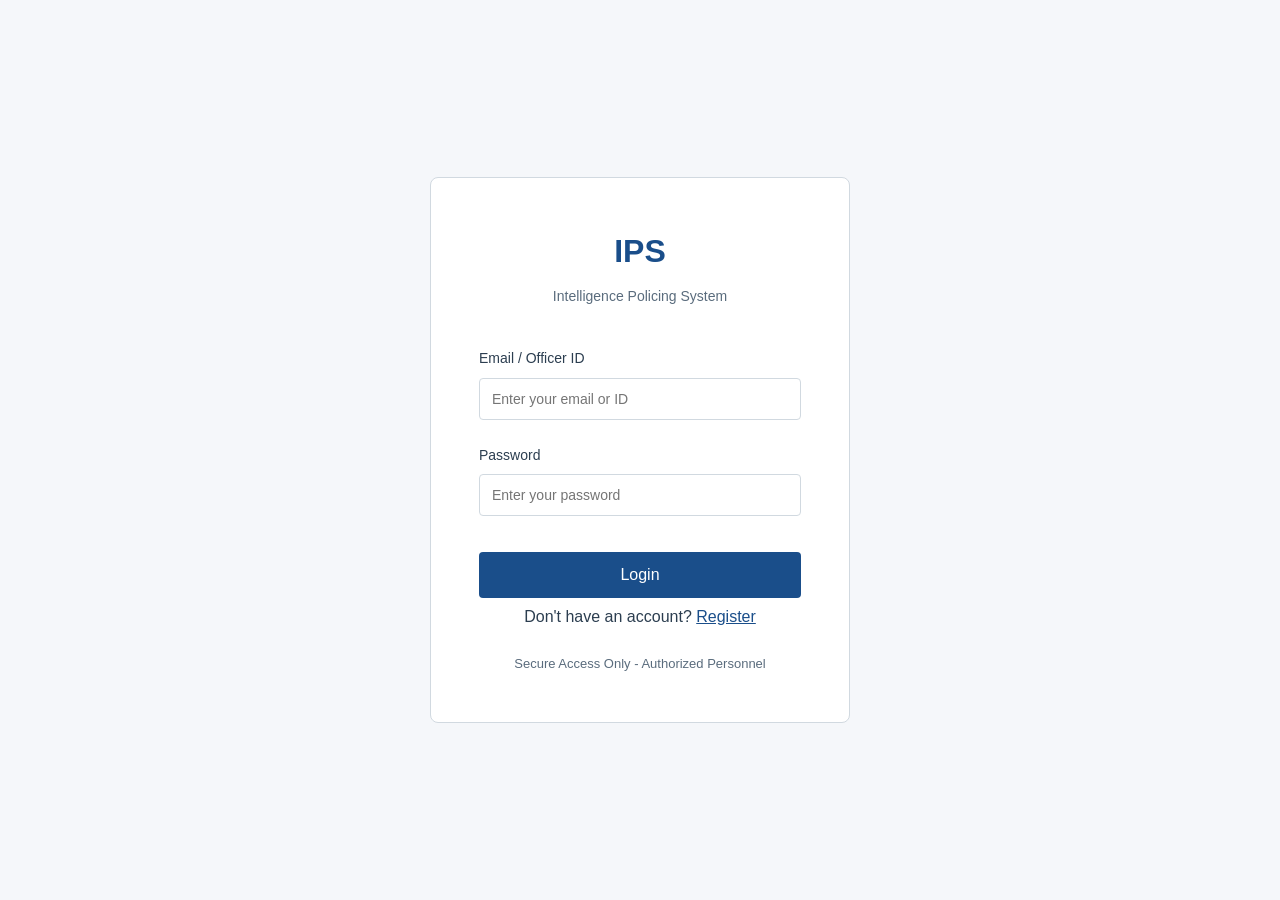
<file: frontend/Pages/Public-pages/login.html>
<!DOCTYPE html>
<html lang="en">

<head>
    <meta charset="UTF-8">
    <meta name="viewport" content="width=device-width, initial-scale=1.0">
    <title>Login - Intelligence Policing System</title>

    <link rel="stylesheet" href="../../Assets/CSS/styles.css">
    <link rel="stylesheet" href="../../Assets/CSS/login.css">
    <link rel="stylesheet" href="../../Assets/CSS/layout.css">
</head>

<body>
    <div class="login-container">
        <div class="login-card">
            <div class="login-header">
                <div class="login-logo">IPS</div>
                <div class="login-subtitle">Intelligence Policing System</div>
            </div>

            <form class="login-form" id="loginForm">
                <div class="form-group">
                    <label class="form-label" for="email">Email / Officer ID</label>
                    <input type="text" id="email" class="form-control" placeholder="Enter your email or ID" required>
                </div>

                <div class="form-group">
                    <label class="form-label" for="password">Password</label>
                    <input type="password" id="password" class="form-control" placeholder="Enter your password"
                        required>
                </div>

                <button type="submit" class="btn btn-primary">Login</button>
                <p class="account-form-text">Don't have an account? <a href="regsiter.html"
                        class="account-form-link">Register</a></p>
            </form>

            <div class="login-footer">
                Secure Access Only - Authorized Personnel
            </div>
        </div>
    </div>

    <!-- <script src="js/login.js"></script> -->
    <script src="../../Srcipts/auth.js"></script>
</body>

</html>
</file>
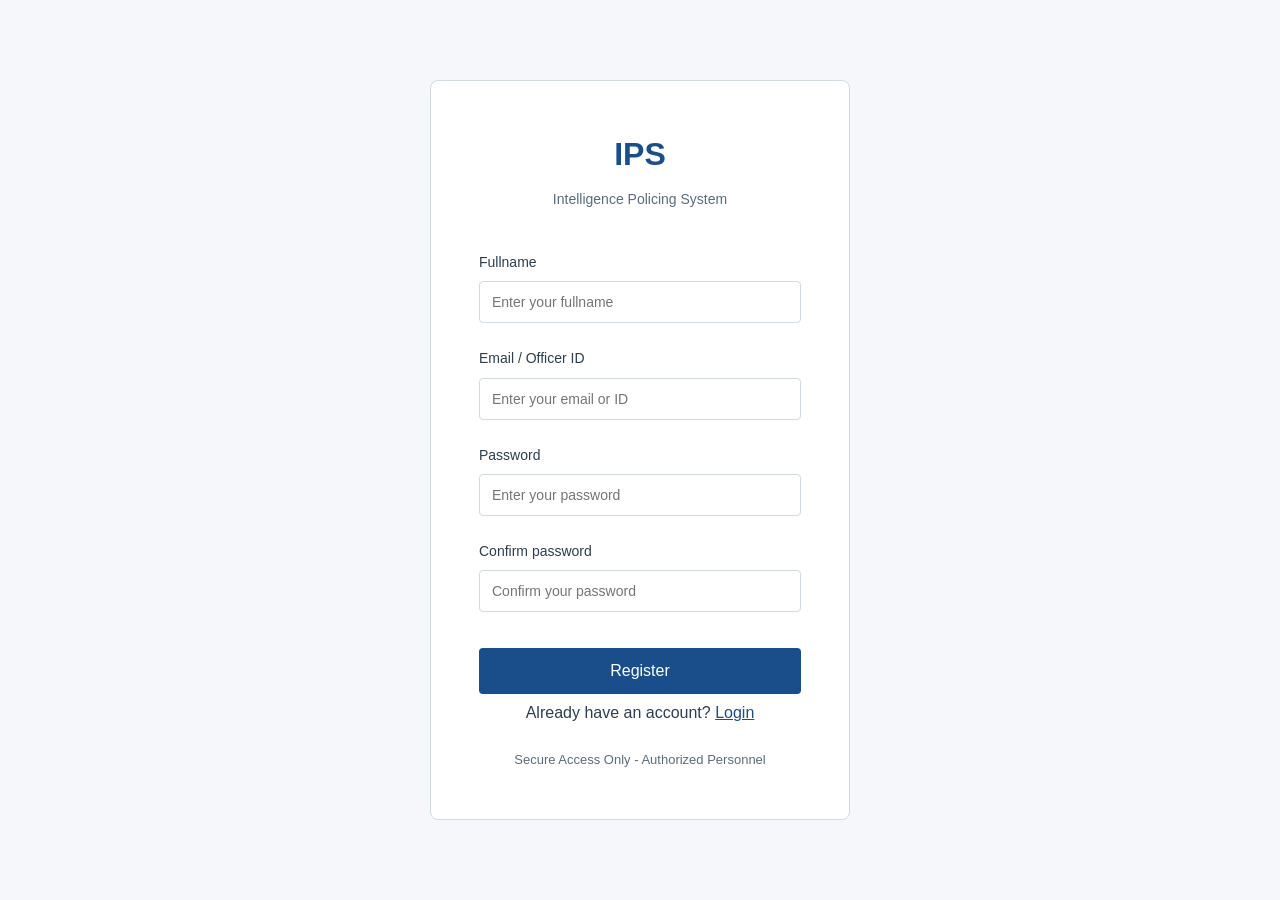
<file: frontend/Pages/Public-pages/regsiter.html>
<!DOCTYPE html>
<html lang="en">

<head>
    <meta charset="UTF-8">
    <meta name="viewport" content="width=device-width, initial-scale=1.0">
    <title>Register - Intelligence Policing System</title>

    <link rel="stylesheet" href="../../Assets/CSS/styles.css">
    <link rel="stylesheet" href="../../Assets/CSS/login.css">
    <link rel="stylesheet" href="../../Assets/CSS/layout.css">
</head>

<body>
    <div class="login-container">
        <div class="login-card">
            <div class="login-header">
                <div class="login-logo">IPS</div>
                <div class="login-subtitle">Intelligence Policing System</div>
            </div>

            <form class="login-form" id="registerForm">
                <div class="form-group">
                    <label class="form-label" for="full-name">Fullname</label>
                    <input type="text" id="full-name" class="form-control" placeholder="Enter your fullname" required>
                </div>

                <div class="form-group">
                    <label class="form-label" for="email">Email / Officer ID</label>
                    <input type="text" id="email" class="form-control" placeholder="Enter your email or ID"
                        pattern="[a-zA-Z]+\.[a-zA-Z]+@police\.gov" title="e.g., j.smith@police.gov" required>
                </div>

                <div class="form-group">
                    <label class="form-label" for="password">Password</label>
                    <input type="password" id="password" class="form-control" placeholder="Enter your password"
                        pattern="(?=.*[A-Z])(?=.*[#!^()]).{8,}" title="At least 8 chars, 1 uppercase, 1 special char"
                        required>
                </div>

                <div class="form-group">
                    <label class="form-label" for="confirm-password">Confirm password</label>
                    <input type="password" id="confirm-password" class="form-control"
                        placeholder="Confirm your password" required>
                </div>

                <button type="submit" class="btn btn-primary">Register</button>

                <p class="account-form-text">Already have an account?
                    <a href="login.html" class="account-form-link">Login</a>
                </p>
            </form>

            <div class="login-footer">
                Secure Access Only - Authorized Personnel
            </div>
        </div>
    </div>

    <!-- <script src="js/login.js"></script> -->
    <script src="../../Srcipts/auth.js"></script>
</body>

</html>
</file>
<file: frontend/Assets/CSS/styles.css>
* {
    margin: 0;
    padding: 0;
    box-sizing: border-box;
}

:root {
    --primary-blue: #1A4E8A;
    --primary-blue-hover: #154073;
    --light-blue: #E8F1F8;
    --text-dark: #2C3E50;
    --text-medium: #5A6C7D;
    --text-light: #7F8C9A;
    --border-color: #D1D9E0;
    --background: #F5F7FA;
    --white: #FFFFFF;
    --success: #28A745;
    --warning: #FFC107;
    --danger: #DC3545;
    --info: #17A2B8;
}

body {
    font-family: 'Segoe UI', Tahoma, Geneva, Verdana, sans-serif;
    background-color: var(--background);
    color: var(--text-dark);
    line-height: 1.6;
}

.container {
    max-width: 1400px;
    margin: 0 auto;
    padding: 20px;
}

.btn {
    padding: 12px 24px;
    border: none;
    border-radius: 4px;
    font-size: 14px;
    font-weight: 500;
    cursor: pointer;
    transition: background-color 0.2s;
    text-decoration: none;
    display: inline-block;
}

.btn-primary {
    background-color: var(--primary-blue);
    color: var(--white);
}

.btn-primary:hover {
    background-color: var(--primary-blue-hover);
}

.btn-secondary {
    background-color: var(--text-medium);
    color: var(--white);
}

.btn-secondary:hover {
    background-color: var(--text-dark);
}

.btn-success {
    background-color: var(--success);
    color: var(--white);
}

.btn-danger {
    background-color: var(--danger);
    color: var(--white);
}

.btn-sm {
    padding: 8px 16px;
    font-size: 13px;
}

.card {
    background-color: var(--white);
    border: 1px solid var(--border-color);
    border-radius: 6px;
    padding: 24px;
    margin-bottom: 20px;
}

.card-header {
    font-size: 18px;
    font-weight: 600;
    margin-bottom: 20px;
    color: var(--text-dark);
}

.form-group {
    margin-bottom: 20px;
}

.form-label {
    display: block;
    margin-bottom: 8px;
    font-weight: 500;
    color: var(--text-dark);
    font-size: 14px;
}

.form-control {
    width: 100%;
    padding: 12px;
    border: 1px solid var(--border-color);
    border-radius: 4px;
    font-size: 14px;
    font-family: inherit;
}

.form-control:focus {
    outline: none;
    border-color: var(--primary-blue);
}

select.form-control {
    cursor: pointer;
}

textarea.form-control {
    min-height: 120px;
    resize: vertical;
}

.table-container {
    overflow-x: auto;
}

table {
    width: 100%;
    border-collapse: collapse;
    background-color: var(--white);
}

thead {
    background-color: var(--light-blue);
}

th {
    padding: 14px;
    text-align: left;
    font-weight: 600;
    color: var(--text-dark);
    font-size: 14px;
    border-bottom: 2px solid var(--border-color);
}

td {
    padding: 14px;
    border-bottom: 1px solid var(--border-color);
    font-size: 14px;
}

.badge {
    padding: 4px 12px;
    border-radius: 12px;
    font-size: 12px;
    font-weight: 500;
    display: inline-block;
}

.badge-success {
    background-color: var(--success);
    color: var(--white);
}

.badge-warning {
    background-color: var(--warning);
    color: var(--text-dark);
}

.badge-danger {
    background-color: var(--danger);
    color: var(--white);
}

.badge-info {
    background-color: var(--info);
    color: var(--white);
}

.stat-card {
    background-color: var(--white);
    border: 1px solid var(--border-color);
    border-radius: 6px;
    padding: 24px;
    text-align: center;
}

.stat-number {
    font-size: 36px;
    font-weight: 700;
    color: var(--primary-blue);
    margin-bottom: 8px;
}

.stat-label {
    font-size: 14px;
    color: var(--text-medium);
    font-weight: 500;
}

.search-bar {
    display: flex;
    gap: 12px;
    margin-bottom: 20px;
    flex-wrap: wrap;
}

.search-bar input {
    flex: 1;
    min-width: 250px;
}

.filter-group {
    display: flex;
    gap: 12px;
    flex-wrap: wrap;
    align-items: center;
}

.info-row {
    display: flex;
    padding: 12px 0;
    border-bottom: 1px solid var(--border-color);
}

.info-label {
    font-weight: 600;
    width: 180px;
    color: var(--text-dark);
}

.info-value {
    flex: 1;
    color: var(--text-medium);
}

.grid-2 {
    display: grid;
    grid-template-columns: repeat(auto-fit, minmax(300px, 1fr));
    gap: 20px;
}

.grid-4 {
    display: grid;
    grid-template-columns: repeat(auto-fit, minmax(240px, 1fr));
    gap: 20px;
    margin-bottom: 30px;
}

.file-upload {
    border: 2px dashed var(--border-color);
    padding: 30px;
    text-align: center;
    border-radius: 4px;
    cursor: pointer;
}

.file-upload:hover {
    border-color: var(--primary-blue);
    background-color: var(--light-blue);
}

.file-upload input[type="file"] {
    display: none;
}

.chart-container {
    background-color: var(--white);
    padding: 24px;
    border: 1px solid var(--border-color);
    border-radius: 6px;
    margin-bottom: 20px;
}

.chart-container canvas {
    max-height: 300px;
}

.profile-photo {
    width: 150px;
    height: 150px;
    border-radius: 8px;
    background-color: var(--border-color);
    display: flex;
    align-items: center;
    justify-content: center;
    color: var(--text-light);
    font-size: 14px;
    margin-bottom: 20px;
}

.section-title {
    font-size: 20px;
    font-weight: 600;
    margin: 30px 0 20px 0;
    color: var(--text-dark);
}

.evidence-preview {
    display: flex;
    gap: 12px;
    flex-wrap: wrap;
}

.evidence-item {
    width: 120px;
    height: 120px;
    border: 1px solid var(--border-color);
    border-radius: 4px;
    display: flex;
    align-items: center;
    justify-content: center;
    background-color: var(--light-blue);
    color: var(--text-medium);
    font-size: 12px;
}
</file>
<file: frontend/Assets/CSS/layout.css>
.app-layout {
    display: flex;
    min-height: 100vh;
}

.sidebar {
    width: 260px;
    background-color: var(--white);
    border-right: 1px solid var(--border-color);
    padding: 20px 0;
    position: fixed;
    height: 100vh;
    overflow-y: auto;
}

.sidebar-logo {
    padding: 0 20px 20px 20px;
    border-bottom: 1px solid var(--border-color);
    margin-bottom: 20px;
}

.sidebar-logo h2 {
    color: var(--primary-blue);
    font-size: 20px;
    font-weight: 700;
}

.sidebar-logo p {
    color: var(--text-medium);
    font-size: 12px;
    margin-top: 4px;
}

.nav-menu {
    list-style: none;
}

.nav-item {
    margin-bottom: 4px;
}

.nav-link {
    display: flex;
    align-items: center;
    padding: 12px 20px;
    color: var(--text-dark);
    text-decoration: none;
    font-size: 14px;
    font-weight: 500;
    transition: background-color 0.2s;
}

.nav-link:hover {
    background-color: var(--light-blue);
}

.nav-link.active {
    background-color: var(--light-blue);
    color: var(--primary-blue);
    border-right: 3px solid var(--primary-blue);
}

.nav-icon {
    width: 20px;
    height: 20px;
    margin-right: 12px;
}

.main-content {
    flex: 1;
    margin-left: 260px;
}

.topbar {
    background-color: var(--white);
    border-bottom: 1px solid var(--border-color);
    padding: 16px 32px;
    display: flex;
    justify-content: space-between;
    align-items: center;
}

.topbar-title {
    font-size: 24px;
    font-weight: 600;
    color: var(--text-dark);
}

.topbar-user {
    display: flex;
    align-items: center;
    gap: 12px;
}

.user-avatar {
    width: 40px;
    height: 40px;
    border-radius: 50%;
    background-color: var(--primary-blue);
    color: var(--white);
    display: flex;
    align-items: center;
    justify-content: center;
    font-weight: 600;
    font-size: 14px;
}

.user-info {
    text-align: right;
}

.user-name {
    font-weight: 600;
    font-size: 14px;
    color: var(--text-dark);
}

.user-role {
    font-size: 12px;
    color: var(--text-medium);
}

.logout-btn {
    margin-left: 15px;
    padding: 6px 14px;
    background: var(--info);
    border: none;
    color: white;
    border-radius: 4px;
    cursor: pointer;
    font-size: 14px;
    transition: 0.2s ease-in-out;
}

.logout-btn:hover {
    background: var(--primary-blue-hover);
}

.content-area {
    padding: 32px;
}

.page-header {
    margin-bottom: 30px;
}

.page-title {
    font-size: 28px;
    font-weight: 600;
    color: var(--text-dark);
    margin-bottom: 8px;
}

.page-subtitle {
    font-size: 14px;
    color: var(--text-medium);
}

@media (max-width: 768px) {
    .sidebar {
        width: 0;
        overflow: hidden;
    }

    .main-content {
        margin-left: 0;
    }

    .topbar {
        padding: 16px;
    }

    .content-area {
        padding: 20px;
    }

    .grid-4 {
        grid-template-columns: repeat(auto-fit, minmax(150px, 1fr));
    }
}
</file>
<file: frontend/Assets/CSS/login.css>
.login-container {
    min-height: 100vh;
    display: flex;
    align-items: center;
    justify-content: center;
    background-color: var(--background);
}

.login-card {
    background-color: var(--white);
    border: 1px solid var(--border-color);
    border-radius: 8px;
    padding: 48px;
    width: 100%;
    max-width: 420px;
}

.login-header {
    text-align: center;
    margin-bottom: 40px;
}

.login-logo {
    font-size: 32px;
    font-weight: 700;
    color: var(--primary-blue);
    margin-bottom: 8px;
}

.login-subtitle {
    font-size: 14px;
    color: var(--text-medium);
}

.login-form {
    width: 100%;
    height: 100%;
}

.login-form .form-group {
    margin-bottom: 24px;
}

.login-form .btn {
    width: 100%;
    padding: 14px;
    font-size: 16px;
    margin-top: 12px;
}

.login-footer {
    text-align: center;
    margin-top: 24px;
    font-size: 13px;
    color: var(--text-medium);
}

.account-form-text {
    text-align: center;
    margin-top: 6px;
    font-size: 16px;
}

.account-form-link {
    color: var(--primary-blue);
}

@media (max-width: 480px) {
    .login-card {
        padding: 32px 24px;
        margin: 20px;
    }
}
</file>
